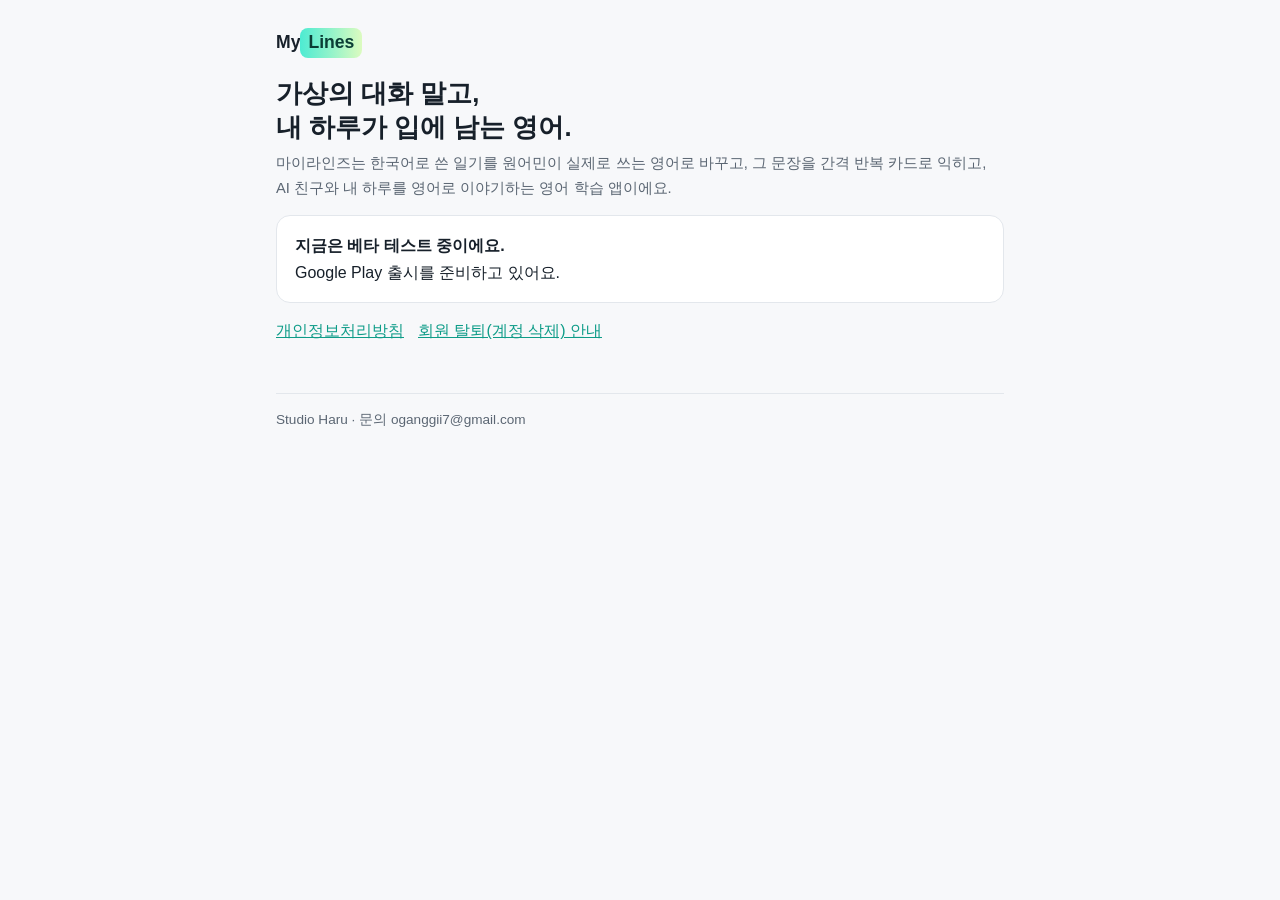
<file: index.html>
<!doctype html><html lang="ko"><head><meta charset="utf-8"><meta name="viewport" content="width=device-width,initial-scale=1">
<title>마이라인즈 MyLines</title><link rel="stylesheet" href="style.css"></head><body><main>
<header class="top"><a href="./">My<span class="badge">Lines</span></a></header>
<h1>가상의 대화 말고,<br>내 하루가 입에 남는 영어.</h1>
<p class="sub">마이라인즈는 한국어로 쓴 일기를 원어민이 실제로 쓰는 영어로 바꾸고, 그 문장을 간격 반복 카드로 익히고, AI 친구와 내 하루를 영어로 이야기하는 영어 학습 앱이에요.</p>
<div class="box"><b>지금은 베타 테스트 중이에요.</b><br>Google Play 출시를 준비하고 있어요.</div>
<nav class="links"><a href="privacy.html">개인정보처리방침</a><a href="delete.html">회원 탈퇴(계정 삭제) 안내</a></nav>
<footer>Studio Haru · 문의 oganggii7@gmail.com</footer>
</main></body></html>
</file>
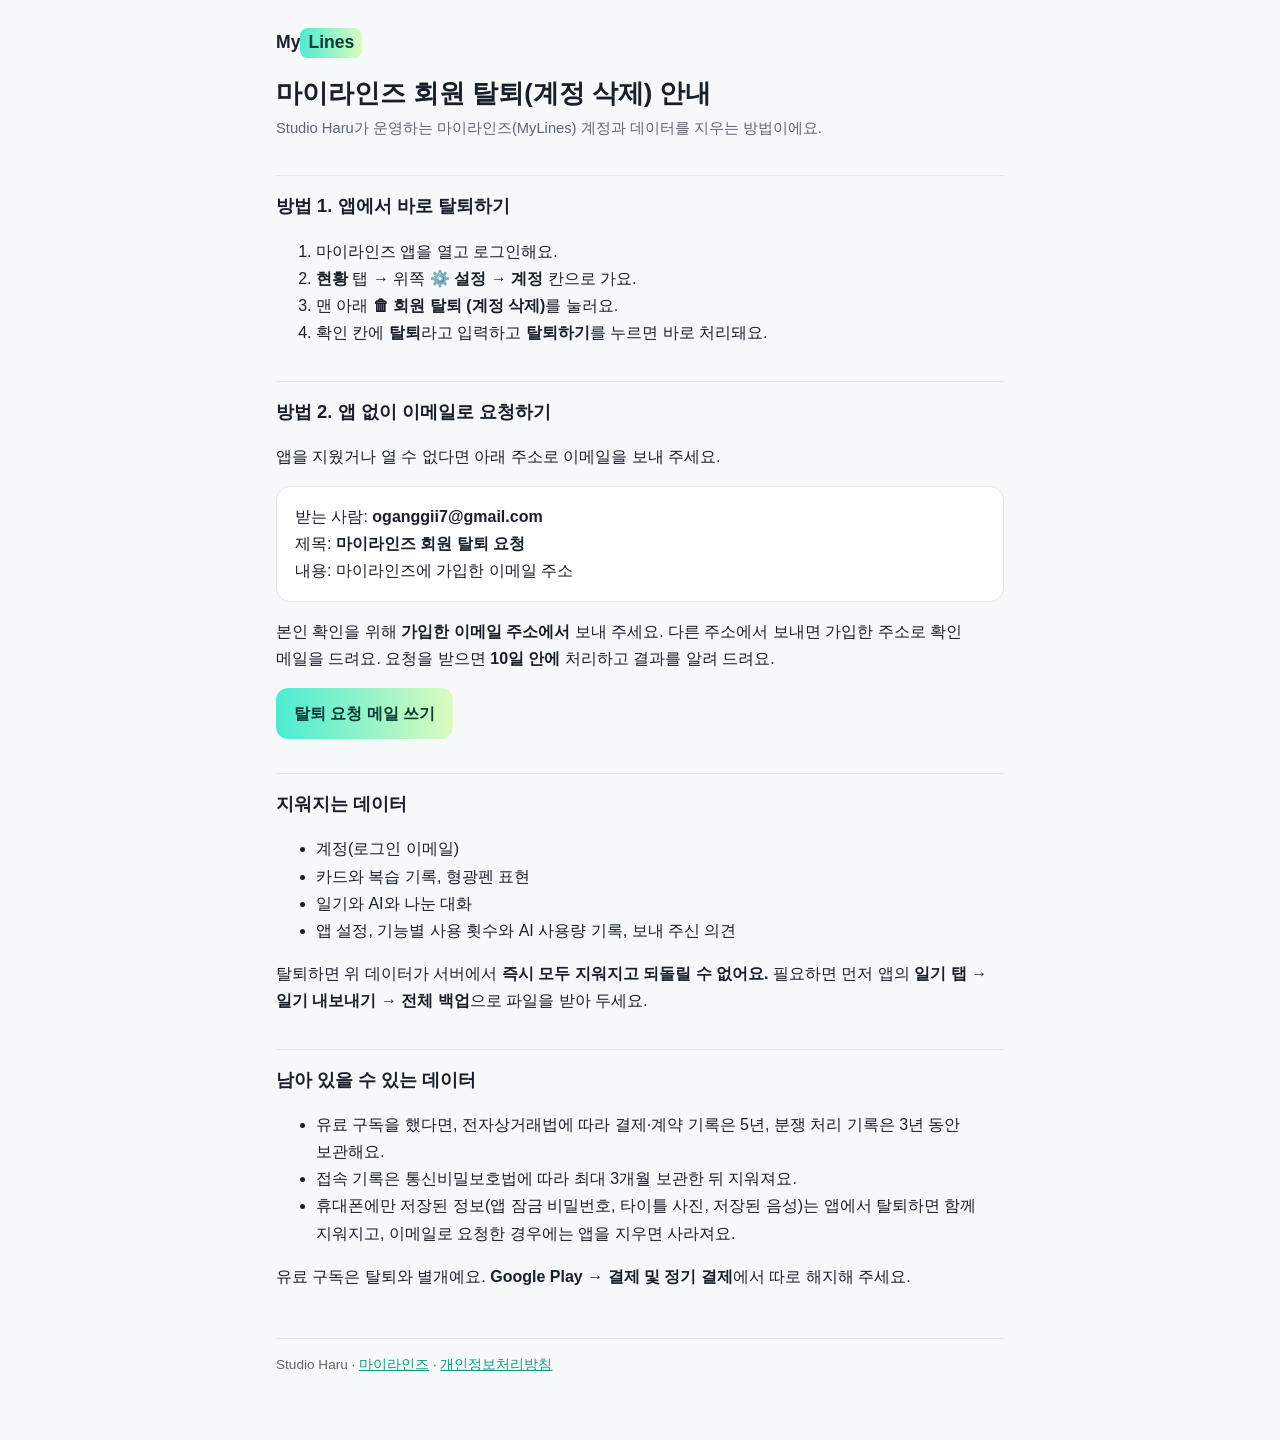
<file: delete.html>
<!doctype html><html lang="ko"><head><meta charset="utf-8"><meta name="viewport" content="width=device-width,initial-scale=1">
<title>마이라인즈 회원 탈퇴 안내</title><link rel="stylesheet" href="style.css"></head><body><main>
<header class="top"><a href="./">My<span class="badge">Lines</span></a></header>
<h1>마이라인즈 회원 탈퇴(계정 삭제) 안내</h1>
<p class="sub">Studio Haru가 운영하는 마이라인즈(MyLines) 계정과 데이터를 지우는 방법이에요.</p>

<h2>방법 1. 앱에서 바로 탈퇴하기</h2>
<ol>
<li>마이라인즈 앱을 열고 로그인해요.</li>
<li><b>현황</b> 탭 → 위쪽 <b>⚙️ 설정</b> → <b>계정</b> 칸으로 가요.</li>
<li>맨 아래 <b>🗑 회원 탈퇴 (계정 삭제)</b>를 눌러요.</li>
<li>확인 칸에 <b>탈퇴</b>라고 입력하고 <b>탈퇴하기</b>를 누르면 바로 처리돼요.</li>
</ol>

<h2>방법 2. 앱 없이 이메일로 요청하기</h2>
<p>앱을 지웠거나 열 수 없다면 아래 주소로 이메일을 보내 주세요.</p>
<div class="box">
<p style="margin:0">받는 사람: <b>oganggii7@gmail.com</b><br>
제목: <b>마이라인즈 회원 탈퇴 요청</b><br>
내용: 마이라인즈에 가입한 이메일 주소</p>
</div>
<p>본인 확인을 위해 <b>가입한 이메일 주소에서</b> 보내 주세요. 다른 주소에서 보내면 가입한 주소로 확인 메일을 드려요. 요청을 받으면 <b>10일 안에</b> 처리하고 결과를 알려 드려요.</p>
<p><a class="btn" href="mailto:oganggii7@gmail.com?subject=%EB%A7%88%EC%9D%B4%EB%9D%BC%EC%9D%B8%EC%A6%88%20%ED%9A%8C%EC%9B%90%20%ED%83%88%ED%87%B4%20%EC%9A%94%EC%B2%AD">탈퇴 요청 메일 쓰기</a></p>

<h2>지워지는 데이터</h2>
<ul>
<li>계정(로그인 이메일)</li>
<li>카드와 복습 기록, 형광펜 표현</li>
<li>일기와 AI와 나눈 대화</li>
<li>앱 설정, 기능별 사용 횟수와 AI 사용량 기록, 보내 주신 의견</li>
</ul>
<p>탈퇴하면 위 데이터가 서버에서 <b>즉시 모두 지워지고 되돌릴 수 없어요.</b> 필요하면 먼저 앱의 <b>일기 탭 → 일기 내보내기 → 전체 백업</b>으로 파일을 받아 두세요.</p>

<h2>남아 있을 수 있는 데이터</h2>
<ul>
<li>유료 구독을 했다면, 전자상거래법에 따라 결제·계약 기록은 5년, 분쟁 처리 기록은 3년 동안 보관해요.</li>
<li>접속 기록은 통신비밀보호법에 따라 최대 3개월 보관한 뒤 지워져요.</li>
<li>휴대폰에만 저장된 정보(앱 잠금 비밀번호, 타이틀 사진, 저장된 음성)는 앱에서 탈퇴하면 함께 지워지고, 이메일로 요청한 경우에는 앱을 지우면 사라져요.</li>
</ul>
<p>유료 구독은 탈퇴와 별개예요. <b>Google Play → 결제 및 정기 결제</b>에서 따로 해지해 주세요.</p>

<footer>Studio Haru · <a href="./">마이라인즈</a> · <a href="privacy.html">개인정보처리방침</a></footer>
</main></body></html>
</file>
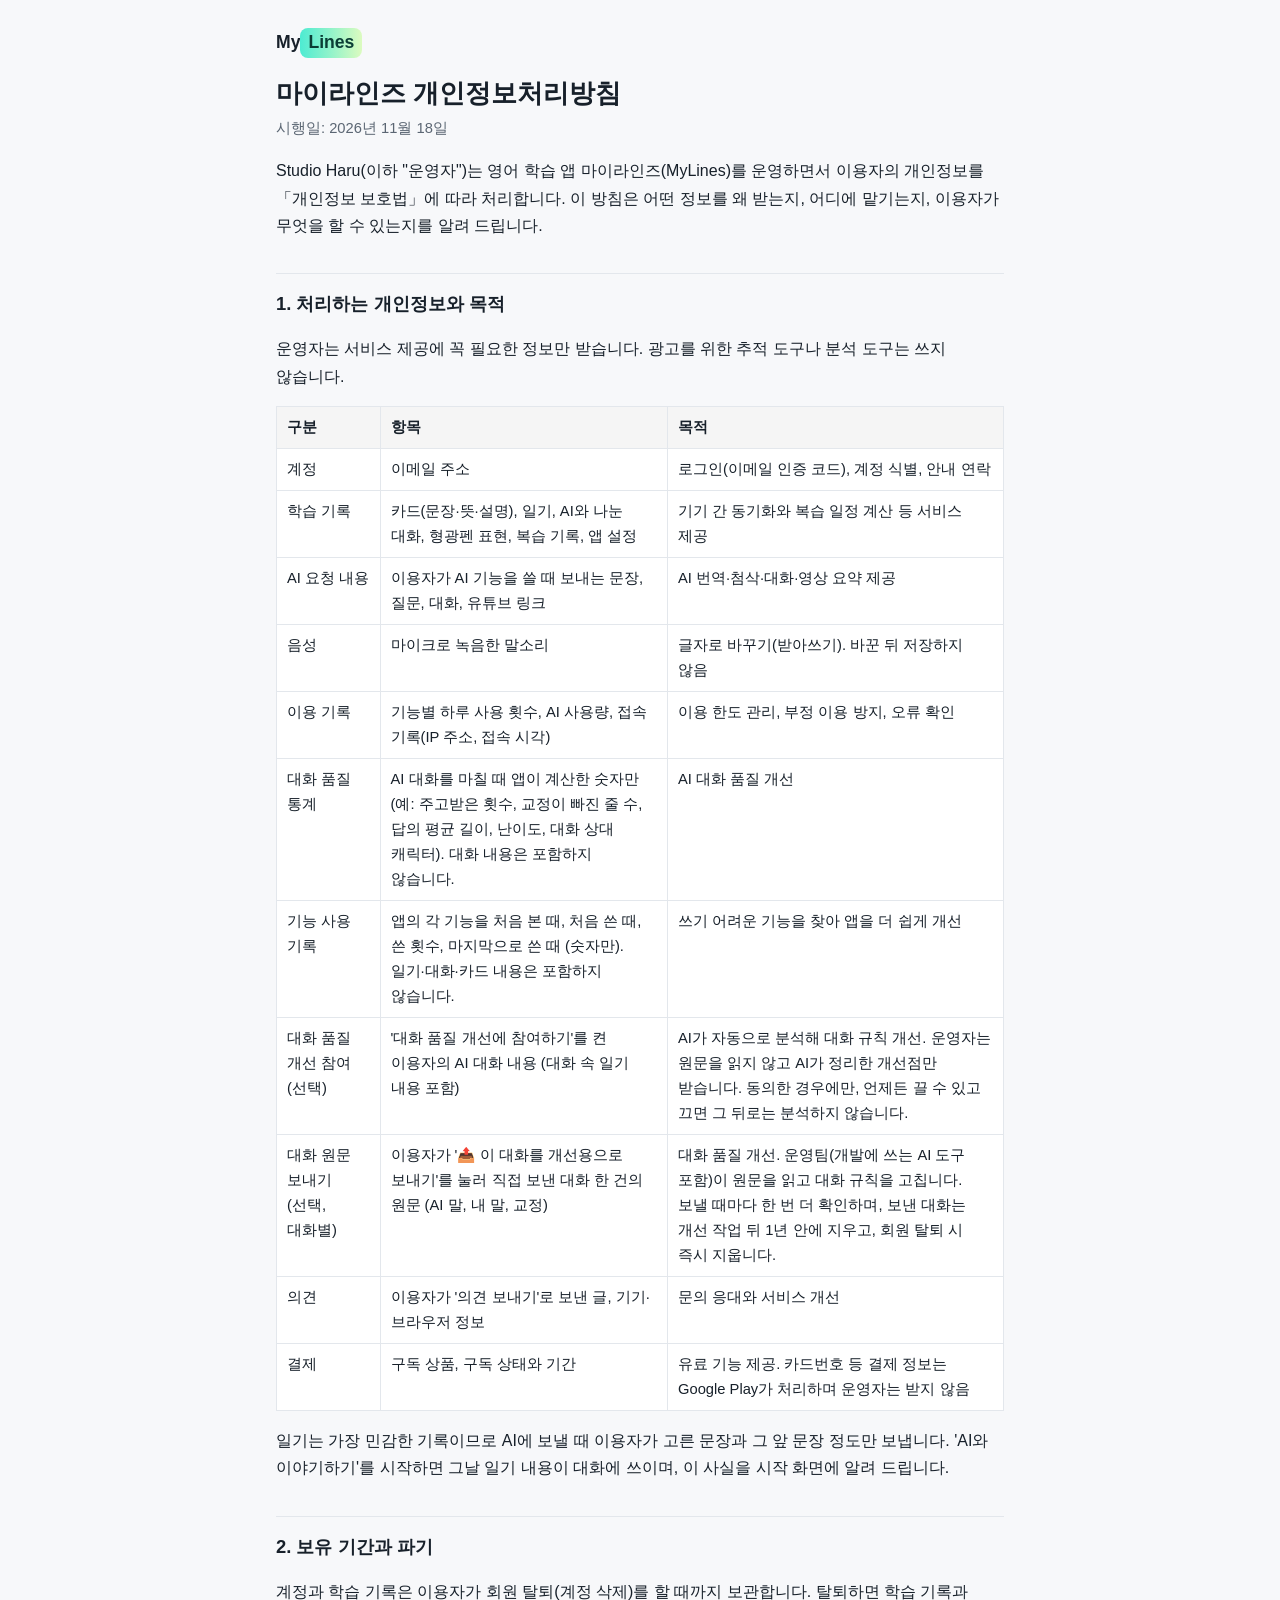
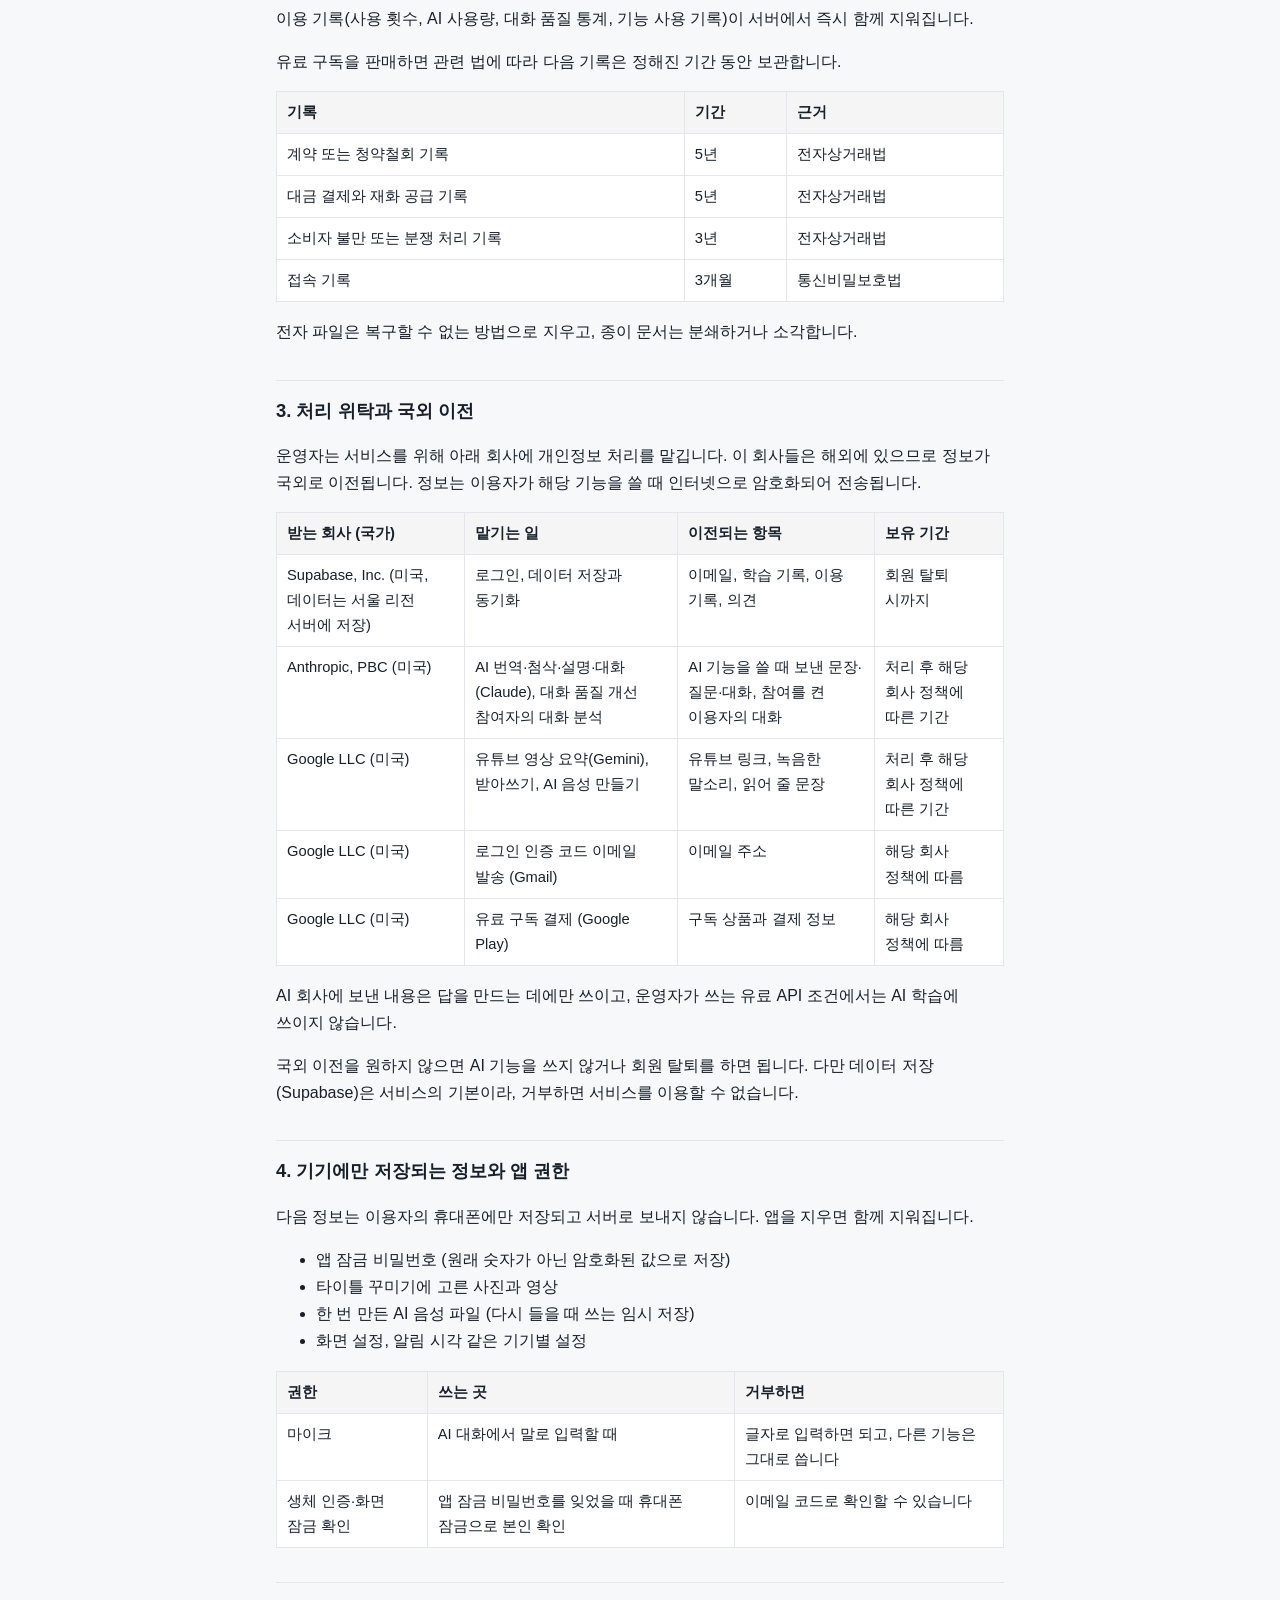
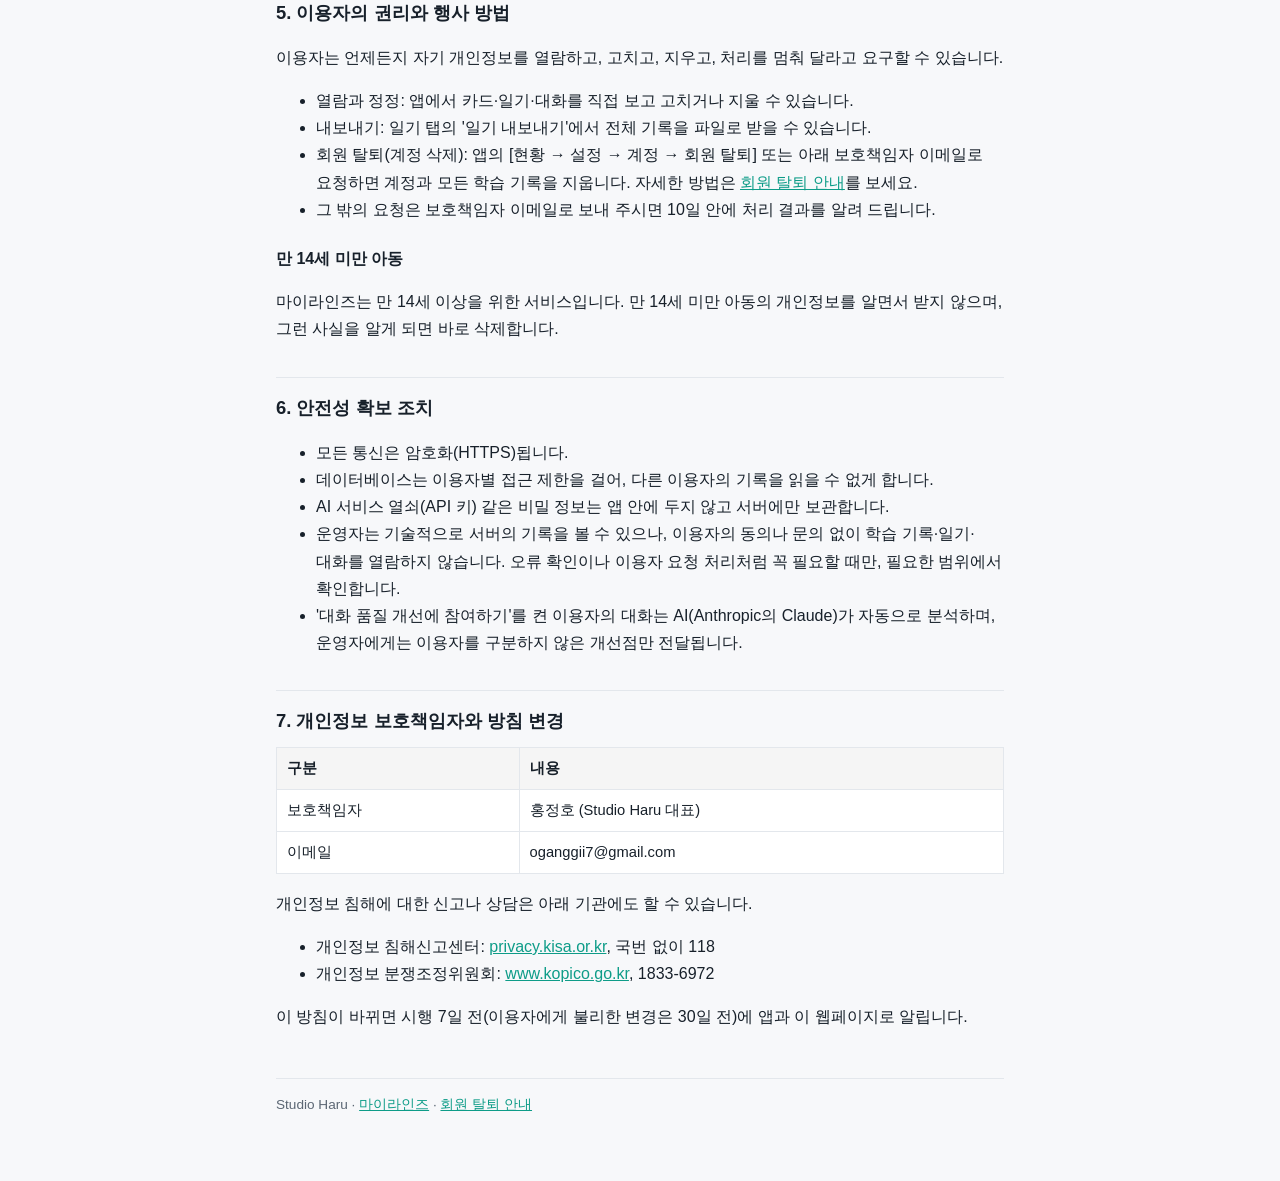
<file: privacy.html>
<!doctype html><html lang="ko"><head><meta charset="utf-8"><meta name="viewport" content="width=device-width,initial-scale=1">
<title>마이라인즈 개인정보처리방침</title><link rel="stylesheet" href="style.css"></head><body><main>
<header class="top"><a href="./">My<span class="badge">Lines</span></a></header>
<h1>마이라인즈 개인정보처리방침</h1>
<p class="sub">시행일: 2026년 11월 18일</p>

<p>Studio Haru(이하 "운영자")는 영어 학습 앱 마이라인즈(MyLines)를 운영하면서 이용자의 개인정보를 「개인정보 보호법」에 따라 처리합니다. 이 방침은 어떤 정보를 왜 받는지, 어디에 맡기는지, 이용자가 무엇을 할 수 있는지를 알려 드립니다.</p>

<h2>1. 처리하는 개인정보와 목적</h2>
<p>운영자는 서비스 제공에 꼭 필요한 정보만 받습니다. 광고를 위한 추적 도구나 분석 도구는 쓰지 않습니다.</p>
<div class="wrap"><table>
<tr><th>구분</th><th>항목</th><th>목적</th></tr>
<tr><td>계정</td><td>이메일 주소</td><td>로그인(이메일 인증 코드), 계정 식별, 안내 연락</td></tr>
<tr><td>학습 기록</td><td>카드(문장·뜻·설명), 일기, AI와 나눈 대화, 형광펜 표현, 복습 기록, 앱 설정</td><td>기기 간 동기화와 복습 일정 계산 등 서비스 제공</td></tr>
<tr><td>AI 요청 내용</td><td>이용자가 AI 기능을 쓸 때 보내는 문장, 질문, 대화, 유튜브 링크</td><td>AI 번역·첨삭·대화·영상 요약 제공</td></tr>
<tr><td>음성</td><td>마이크로 녹음한 말소리</td><td>글자로 바꾸기(받아쓰기). 바꾼 뒤 저장하지 않음</td></tr>
<tr><td>이용 기록</td><td>기능별 하루 사용 횟수, AI 사용량, 접속 기록(IP 주소, 접속 시각)</td><td>이용 한도 관리, 부정 이용 방지, 오류 확인</td></tr>
<tr><td>대화 품질 통계</td><td>AI 대화를 마칠 때 앱이 계산한 숫자만 (예: 주고받은 횟수, 교정이 빠진 줄 수, 답의 평균 길이, 난이도, 대화 상대 캐릭터). 대화 내용은 포함하지 않습니다.</td><td>AI 대화 품질 개선</td></tr>
<tr><td>기능 사용 기록</td><td>앱의 각 기능을 처음 본 때, 처음 쓴 때, 쓴 횟수, 마지막으로 쓴 때 (숫자만). 일기·대화·카드 내용은 포함하지 않습니다.</td><td>쓰기 어려운 기능을 찾아 앱을 더 쉽게 개선</td></tr>
<tr><td>대화 품질 개선 참여 (선택)</td><td>'대화 품질 개선에 참여하기'를 켠 이용자의 AI 대화 내용 (대화 속 일기 내용 포함)</td><td>AI가 자동으로 분석해 대화 규칙 개선. 운영자는 원문을 읽지 않고 AI가 정리한 개선점만 받습니다. 동의한 경우에만, 언제든 끌 수 있고 끄면 그 뒤로는 분석하지 않습니다.</td></tr>
<tr><td>대화 원문 보내기 (선택, 대화별)</td><td>이용자가 '📤 이 대화를 개선용으로 보내기'를 눌러 직접 보낸 대화 한 건의 원문 (AI 말, 내 말, 교정)</td><td>대화 품질 개선. 운영팀(개발에 쓰는 AI 도구 포함)이 원문을 읽고 대화 규칙을 고칩니다. 보낼 때마다 한 번 더 확인하며, 보낸 대화는 개선 작업 뒤 1년 안에 지우고, 회원 탈퇴 시 즉시 지웁니다.</td></tr>
<tr><td>의견</td><td>이용자가 '의견 보내기'로 보낸 글, 기기·브라우저 정보</td><td>문의 응대와 서비스 개선</td></tr>
<tr><td>결제</td><td>구독 상품, 구독 상태와 기간</td><td>유료 기능 제공. 카드번호 등 결제 정보는 Google Play가 처리하며 운영자는 받지 않음</td></tr>
</table></div>
<p>일기는 가장 민감한 기록이므로 AI에 보낼 때 이용자가 고른 문장과 그 앞 문장 정도만 보냅니다. 'AI와 이야기하기'를 시작하면 그날 일기 내용이 대화에 쓰이며, 이 사실을 시작 화면에 알려 드립니다.</p>

<h2>2. 보유 기간과 파기</h2>
<p>계정과 학습 기록은 이용자가 회원 탈퇴(계정 삭제)를 할 때까지 보관합니다. 탈퇴하면 학습 기록과 이용 기록(사용 횟수, AI 사용량, 대화 품질 통계, 기능 사용 기록)이 서버에서 즉시 함께 지워집니다.</p>
<p>유료 구독을 판매하면 관련 법에 따라 다음 기록은 정해진 기간 동안 보관합니다.</p>
<div class="wrap"><table>
<tr><th>기록</th><th>기간</th><th>근거</th></tr>
<tr><td>계약 또는 청약철회 기록</td><td>5년</td><td>전자상거래법</td></tr>
<tr><td>대금 결제와 재화 공급 기록</td><td>5년</td><td>전자상거래법</td></tr>
<tr><td>소비자 불만 또는 분쟁 처리 기록</td><td>3년</td><td>전자상거래법</td></tr>
<tr><td>접속 기록</td><td>3개월</td><td>통신비밀보호법</td></tr>
</table></div>
<p>전자 파일은 복구할 수 없는 방법으로 지우고, 종이 문서는 분쇄하거나 소각합니다.</p>

<h2>3. 처리 위탁과 국외 이전</h2>
<p>운영자는 서비스를 위해 아래 회사에 개인정보 처리를 맡깁니다. 이 회사들은 해외에 있으므로 정보가 국외로 이전됩니다. 정보는 이용자가 해당 기능을 쓸 때 인터넷으로 암호화되어 전송됩니다.</p>
<div class="wrap"><table>
<tr><th>받는 회사 (국가)</th><th>맡기는 일</th><th>이전되는 항목</th><th>보유 기간</th></tr>
<tr><td>Supabase, Inc. (미국, 데이터는 서울 리전 서버에 저장)</td><td>로그인, 데이터 저장과 동기화</td><td>이메일, 학습 기록, 이용 기록, 의견</td><td>회원 탈퇴 시까지</td></tr>
<tr><td>Anthropic, PBC (미국)</td><td>AI 번역·첨삭·설명·대화 (Claude), 대화 품질 개선 참여자의 대화 분석</td><td>AI 기능을 쓸 때 보낸 문장·질문·대화, 참여를 켠 이용자의 대화</td><td>처리 후 해당 회사 정책에 따른 기간</td></tr>
<tr><td>Google LLC (미국)</td><td>유튜브 영상 요약(Gemini), 받아쓰기, AI 음성 만들기</td><td>유튜브 링크, 녹음한 말소리, 읽어 줄 문장</td><td>처리 후 해당 회사 정책에 따른 기간</td></tr>
<tr><td>Google LLC (미국)</td><td>로그인 인증 코드 이메일 발송 (Gmail)</td><td>이메일 주소</td><td>해당 회사 정책에 따름</td></tr>
<tr><td>Google LLC (미국)</td><td>유료 구독 결제 (Google Play)</td><td>구독 상품과 결제 정보</td><td>해당 회사 정책에 따름</td></tr>
</table></div>
<p>AI 회사에 보낸 내용은 답을 만드는 데에만 쓰이고, 운영자가 쓰는 유료 API 조건에서는 AI 학습에 쓰이지 않습니다.</p>
<p>국외 이전을 원하지 않으면 AI 기능을 쓰지 않거나 회원 탈퇴를 하면 됩니다. 다만 데이터 저장(Supabase)은 서비스의 기본이라, 거부하면 서비스를 이용할 수 없습니다.</p>

<h2>4. 기기에만 저장되는 정보와 앱 권한</h2>
<p>다음 정보는 이용자의 휴대폰에만 저장되고 서버로 보내지 않습니다. 앱을 지우면 함께 지워집니다.</p>
<ul>
<li>앱 잠금 비밀번호 (원래 숫자가 아닌 암호화된 값으로 저장)</li>
<li>타이틀 꾸미기에 고른 사진과 영상</li>
<li>한 번 만든 AI 음성 파일 (다시 들을 때 쓰는 임시 저장)</li>
<li>화면 설정, 알림 시각 같은 기기별 설정</li>
</ul>
<div class="wrap"><table>
<tr><th>권한</th><th>쓰는 곳</th><th>거부하면</th></tr>
<tr><td>마이크</td><td>AI 대화에서 말로 입력할 때</td><td>글자로 입력하면 되고, 다른 기능은 그대로 씁니다</td></tr>
<tr><td>생체 인증·화면 잠금 확인</td><td>앱 잠금 비밀번호를 잊었을 때 휴대폰 잠금으로 본인 확인</td><td>이메일 코드로 확인할 수 있습니다</td></tr>
</table></div>

<h2>5. 이용자의 권리와 행사 방법</h2>
<p>이용자는 언제든지 자기 개인정보를 열람하고, 고치고, 지우고, 처리를 멈춰 달라고 요구할 수 있습니다.</p>
<ul>
<li>열람과 정정: 앱에서 카드·일기·대화를 직접 보고 고치거나 지울 수 있습니다.</li>
<li>내보내기: 일기 탭의 '일기 내보내기'에서 전체 기록을 파일로 받을 수 있습니다.</li>
<li>회원 탈퇴(계정 삭제): 앱의 [현황 → 설정 → 계정 → 회원 탈퇴] 또는 아래 보호책임자 이메일로 요청하면 계정과 모든 학습 기록을 지웁니다. 자세한 방법은 <a href="delete.html">회원 탈퇴 안내</a>를 보세요.</li>
<li>그 밖의 요청은 보호책임자 이메일로 보내 주시면 10일 안에 처리 결과를 알려 드립니다.</li>
</ul>
<h3>만 14세 미만 아동</h3>
<p>마이라인즈는 만 14세 이상을 위한 서비스입니다. 만 14세 미만 아동의 개인정보를 알면서 받지 않으며, 그런 사실을 알게 되면 바로 삭제합니다.</p>

<h2>6. 안전성 확보 조치</h2>
<ul>
<li>모든 통신은 암호화(HTTPS)됩니다.</li>
<li>데이터베이스는 이용자별 접근 제한을 걸어, 다른 이용자의 기록을 읽을 수 없게 합니다.</li>
<li>AI 서비스 열쇠(API 키) 같은 비밀 정보는 앱 안에 두지 않고 서버에만 보관합니다.</li>
<li>운영자는 기술적으로 서버의 기록을 볼 수 있으나, 이용자의 동의나 문의 없이 학습 기록·일기·대화를 열람하지 않습니다. 오류 확인이나 이용자 요청 처리처럼 꼭 필요할 때만, 필요한 범위에서 확인합니다.</li>
<li>'대화 품질 개선에 참여하기'를 켠 이용자의 대화는 AI(Anthropic의 Claude)가 자동으로 분석하며, 운영자에게는 이용자를 구분하지 않은 개선점만 전달됩니다.</li>
</ul>

<h2>7. 개인정보 보호책임자와 방침 변경</h2>
<div class="wrap"><table>
<tr><th>구분</th><th>내용</th></tr>
<tr><td>보호책임자</td><td>홍정호 (Studio Haru 대표)</td></tr>
<tr><td>이메일</td><td>oganggii7@gmail.com</td></tr>
</table></div>
<p>개인정보 침해에 대한 신고나 상담은 아래 기관에도 할 수 있습니다.</p>
<ul>
<li>개인정보 침해신고센터: <a href="https://privacy.kisa.or.kr">privacy.kisa.or.kr</a>, 국번 없이 118</li>
<li>개인정보 분쟁조정위원회: <a href="https://www.kopico.go.kr">www.kopico.go.kr</a>, 1833-6972</li>
</ul>
<p>이 방침이 바뀌면 시행 7일 전(이용자에게 불리한 변경은 30일 전)에 앱과 이 웹페이지로 알립니다.</p>

<footer>Studio Haru · <a href="./">마이라인즈</a> · <a href="delete.html">회원 탈퇴 안내</a></footer>
</main></body></html>
</file>
<file: style.css>
:root{--bg:#f7f8fa;--fg:#17202a;--muted:#5b6673;--card:#fff;--line:#e3e7ec;--acc:#0E9C88;--mint:linear-gradient(90deg,#4DEBD2,#92F3CA 50%,#DCFBBF);--ink:#0B3D35}
@media (prefers-color-scheme:dark){:root:not([data-theme="light"]){--bg:#0d1218;--fg:#e9eef3;--muted:#9fb0c4;--card:#141c26;--line:#24303e;--acc:#4DEBD2}}
:root[data-theme="dark"]{--bg:#0d1218;--fg:#e9eef3;--muted:#9fb0c4;--card:#141c26;--line:#24303e;--acc:#4DEBD2}
*{box-sizing:border-box}
body{margin:0;background:var(--bg);color:var(--fg);font:16px/1.7 -apple-system,BlinkMacSystemFont,"Apple SD Gothic Neo","Noto Sans KR","Malgun Gothic",sans-serif;word-break:keep-all}
main{max-width:760px;margin:0 auto;padding:28px 16px 64px}
header.top{display:flex;align-items:center;gap:10px;margin-bottom:8px}
header.top a{color:inherit;text-decoration:none;font-weight:800;font-size:1.1rem}
.badge{display:inline-block;background:var(--mint);color:var(--ink);font-weight:800;border-radius:8px;padding:0 8px}
h1{font-size:1.6rem;line-height:1.35;margin:18px 0 6px}
h2{font-size:1.15rem;margin:34px 0 8px;padding-top:14px;border-top:1px solid var(--line)}
h3{font-size:1rem;margin:22px 0 6px}
p,li{color:var(--fg)}
.sub{color:var(--muted);font-size:.92rem;margin:0}
.wrap{overflow-x:auto;margin:10px 0}
table{border-collapse:collapse;width:100%;min-width:520px;background:var(--card);font-size:.92rem}
th,td{border:1px solid var(--line);padding:8px 10px;text-align:left;vertical-align:top}
th{background:rgba(127,127,127,.08)}
.box{background:var(--card);border:1px solid var(--line);border-radius:14px;padding:16px 18px;margin:14px 0}
.btn{display:inline-block;background:var(--mint);color:var(--ink);font-weight:800;border-radius:12px;padding:12px 18px;text-decoration:none}
a{color:var(--acc)}
footer{margin-top:48px;color:var(--muted);font-size:.85rem;border-top:1px solid var(--line);padding-top:14px}
nav.links a{margin-right:14px}
</file>
